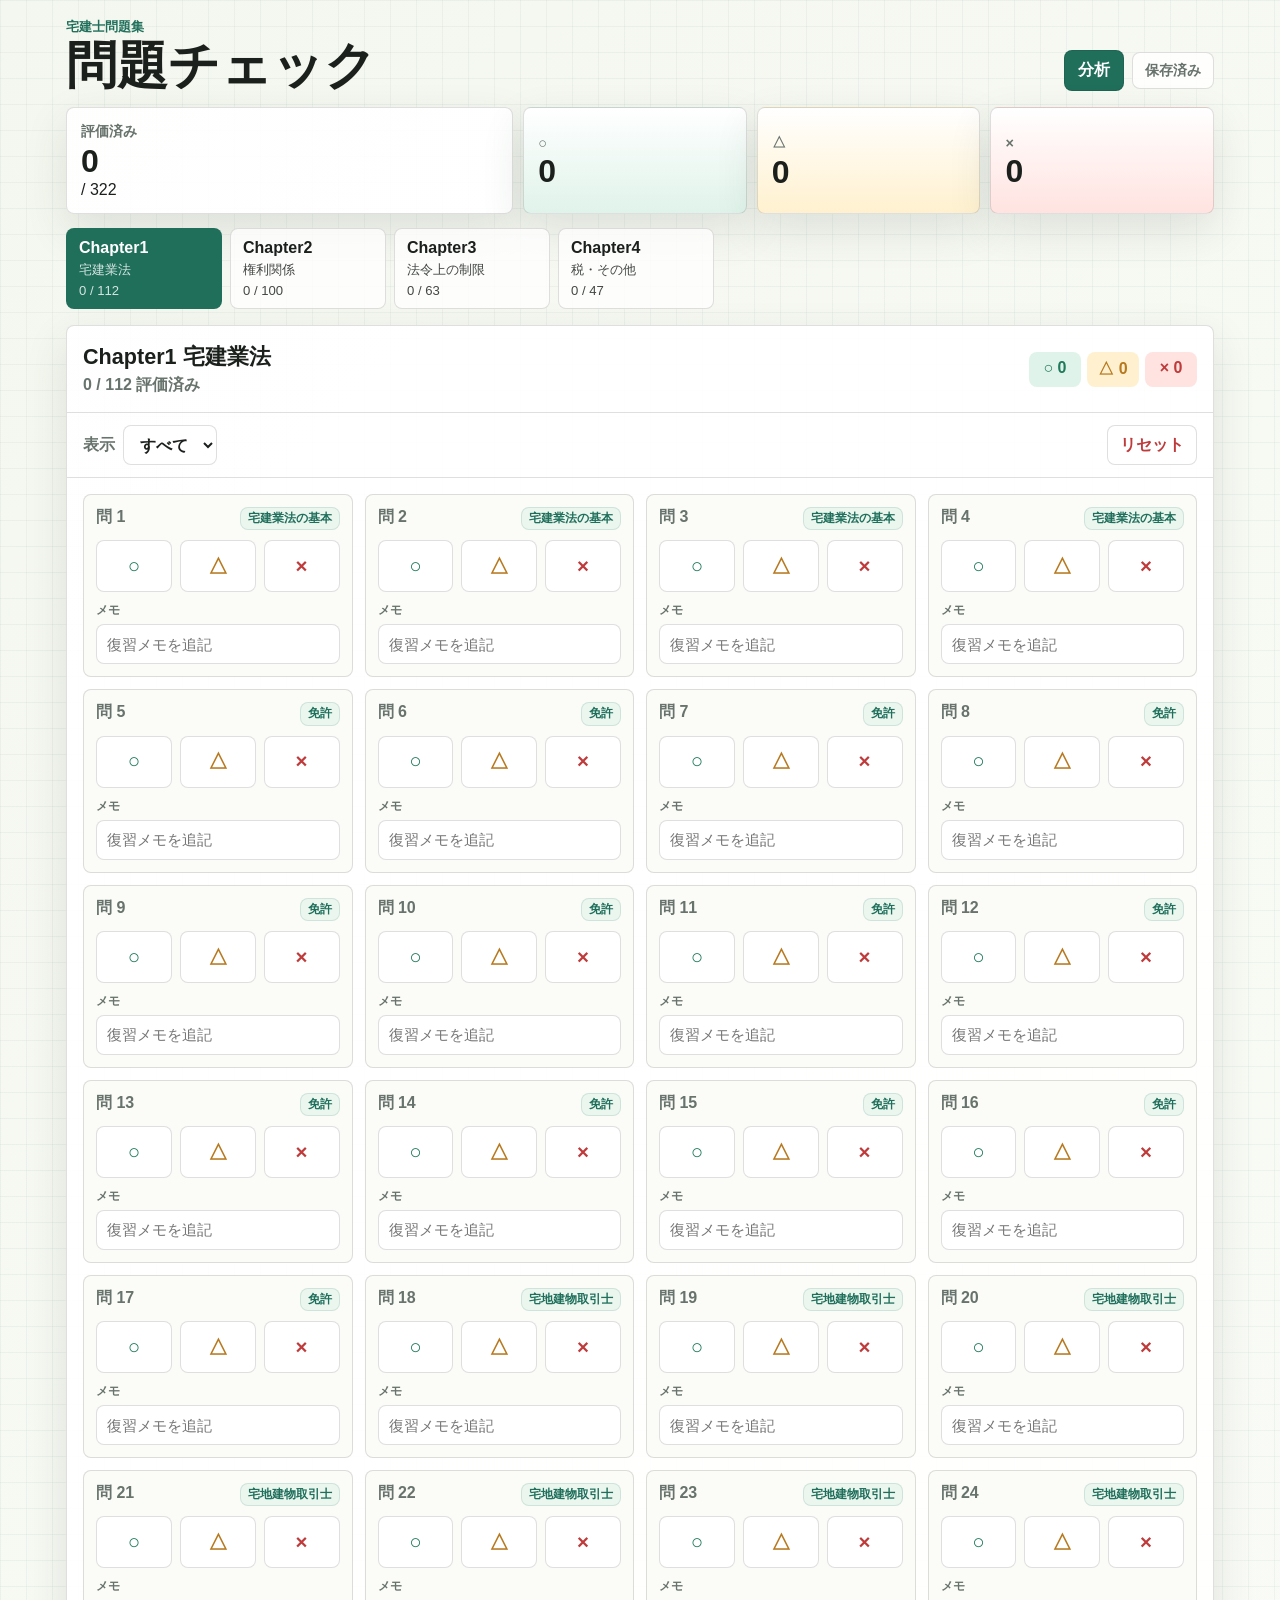
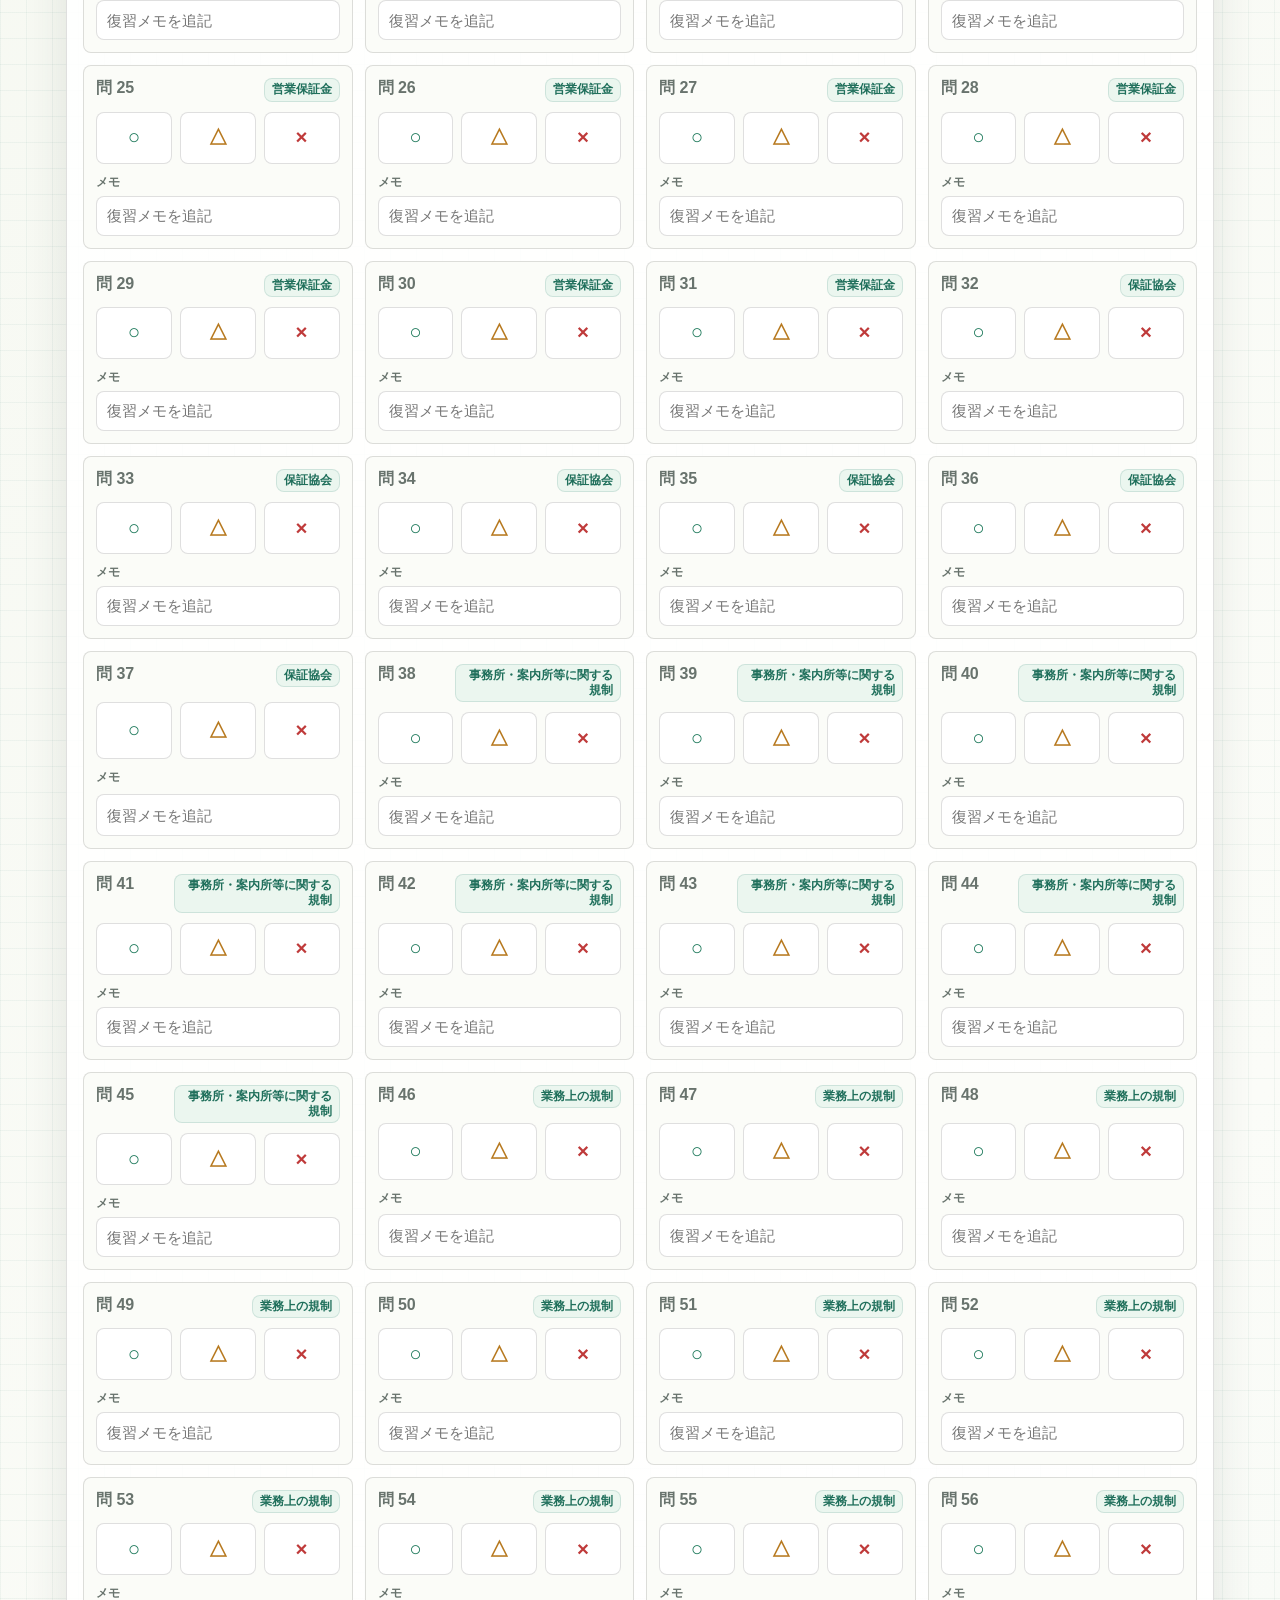
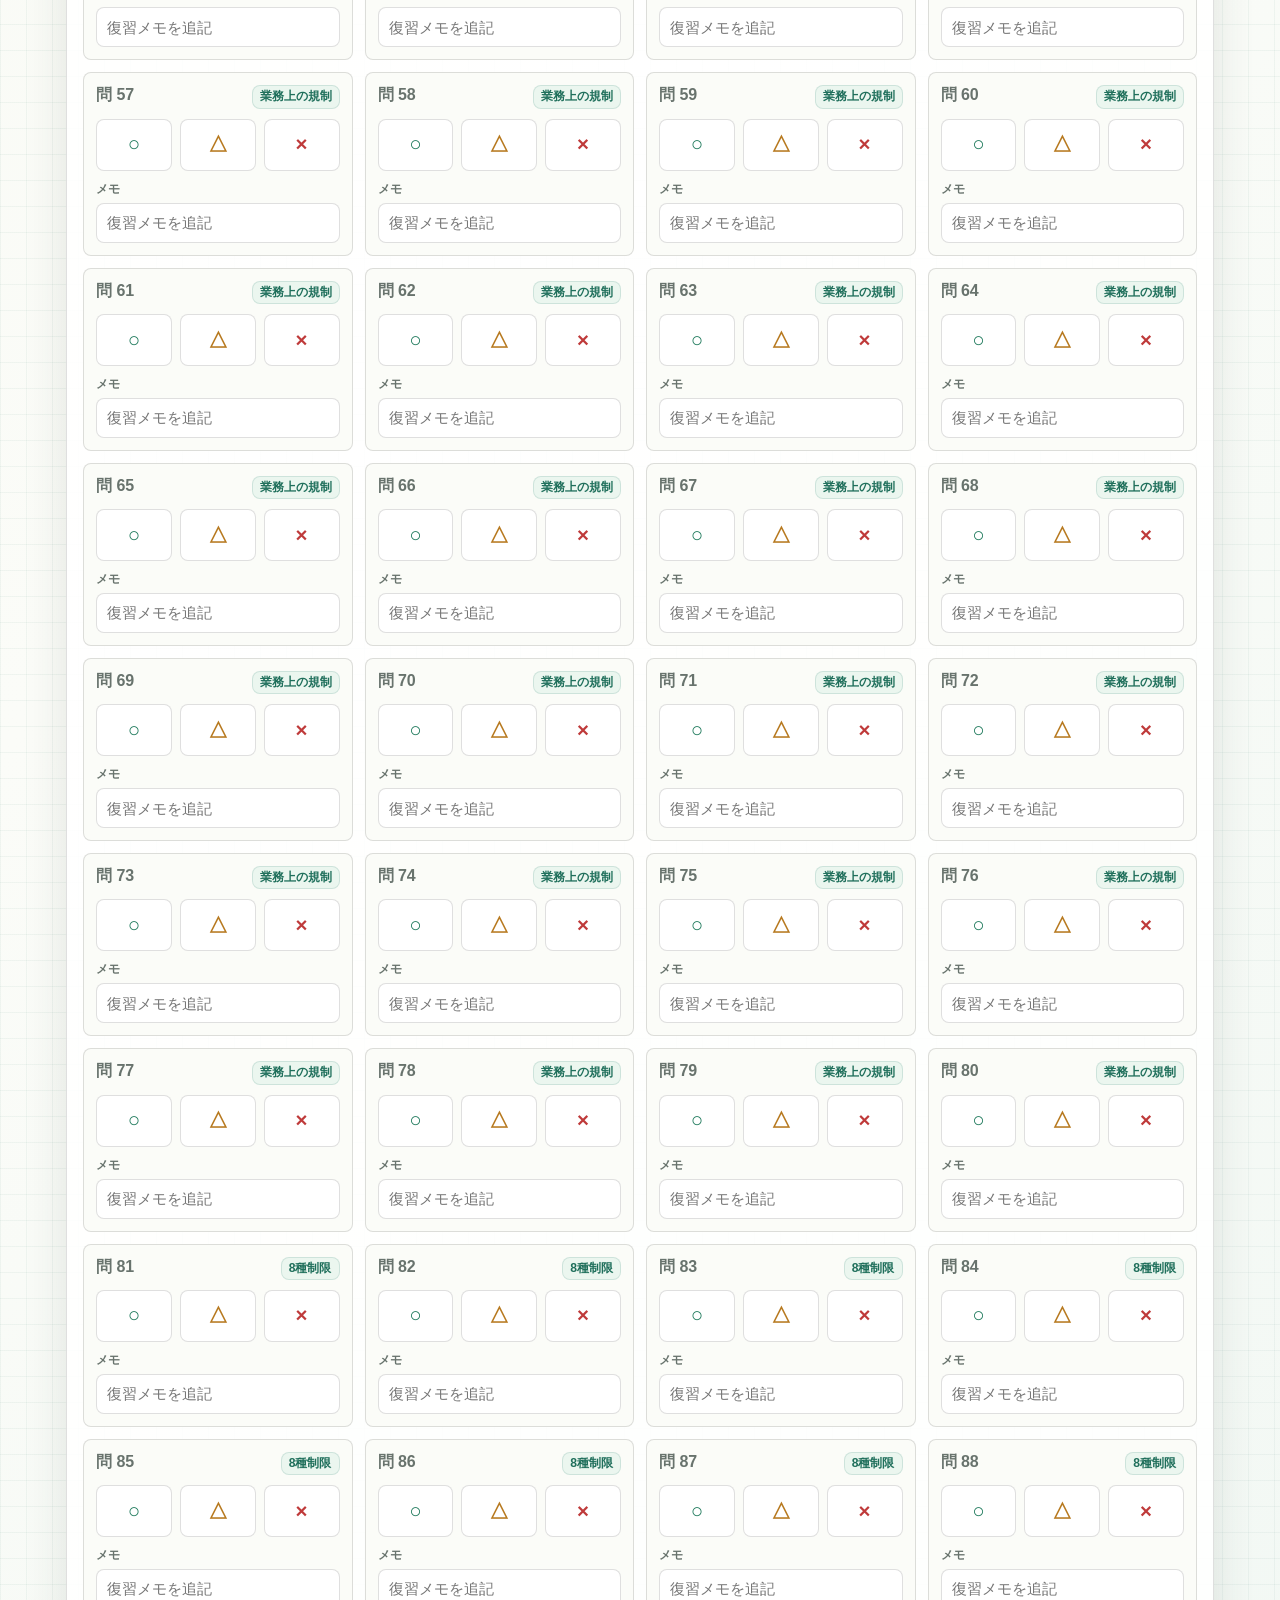
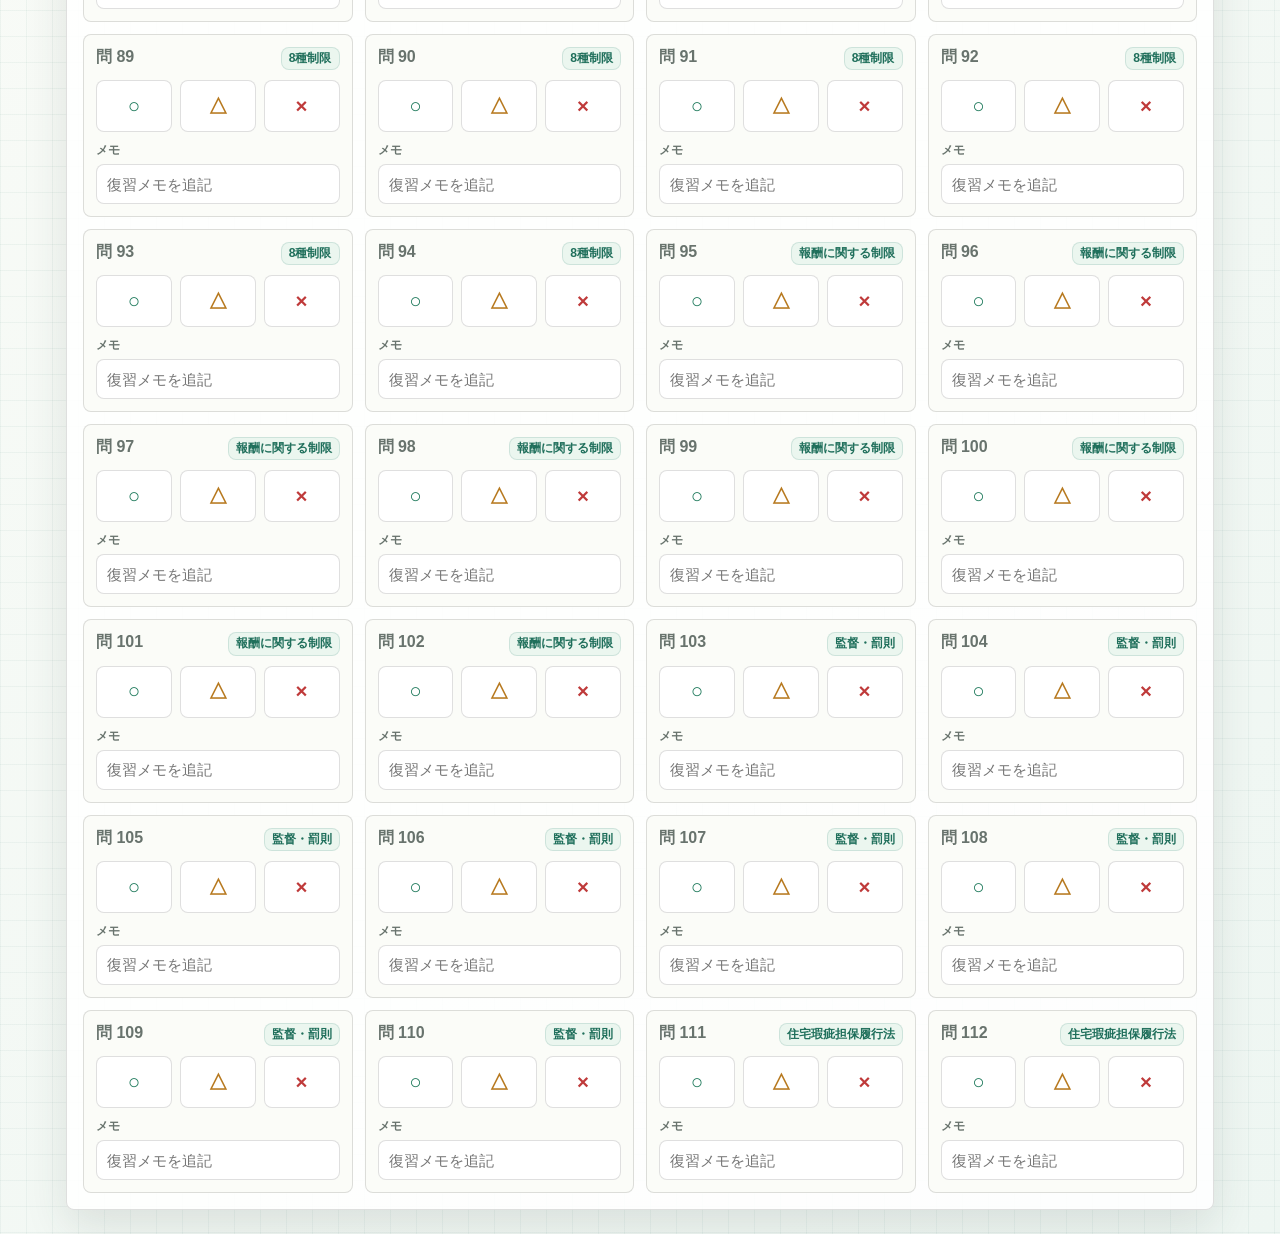
<file: index.html>
<!doctype html>
<html lang="ja">
  <head>
    <meta charset="utf-8">
    <meta name="viewport" content="width=device-width, initial-scale=1, viewport-fit=cover">
    <meta name="theme-color" content="#1f6f5b">
    <meta name="apple-mobile-web-app-capable" content="yes">
    <meta name="apple-mobile-web-app-title" content="宅建チェック">
    <meta name="apple-mobile-web-app-status-bar-style" content="default">
    <title>宅建士 問題チェック</title>
    <link rel="manifest" href="./manifest.webmanifest">
    <link rel="icon" href="./icons/icon.svg" type="image/svg+xml">
    <link rel="apple-touch-icon" href="./icons/apple-touch-icon.png">
    <link rel="stylesheet" href="./styles.css">
  </head>
  <body>
    <main class="app-shell">
      <header class="app-header">
        <div>
          <p class="eyebrow">宅建士問題集</p>
          <h1>問題チェック</h1>
        </div>
        <div class="header-actions">
          <a class="nav-button" href="./dashboard.html">分析</a>
          <div class="save-state" id="saveState" role="status" aria-live="polite">保存済み</div>
        </div>
      </header>

      <section class="summary" aria-label="全体の集計">
        <div class="summary-card">
          <span class="summary-label">評価済み</span>
          <strong id="ratedTotal">0</strong>
          <span id="totalCount">/ 332</span>
        </div>
        <div class="summary-card mark-good">
          <span class="summary-label">○</span>
          <strong id="goodTotal">0</strong>
        </div>
        <div class="summary-card mark-ok">
          <span class="summary-label">△</span>
          <strong id="okTotal">0</strong>
        </div>
        <div class="summary-card mark-bad">
          <span class="summary-label">×</span>
          <strong id="badTotal">0</strong>
        </div>
      </section>

      <nav class="chapter-tabs" id="chapterTabs" aria-label="章を選択"></nav>

      <section class="chapter-panel" aria-labelledby="chapterTitle">
        <div class="chapter-head">
          <div>
            <h2 id="chapterTitle">Chapter1</h2>
            <p id="chapterProgress">0 / 122 評価済み</p>
          </div>
          <div class="chapter-counts" id="chapterCounts"></div>
        </div>

        <div class="toolbar" aria-label="操作">
          <label class="filter">
            <span>表示</span>
            <select id="filterSelect">
              <option value="all">すべて</option>
              <option value="blank">未評価</option>
              <option value="good">○のみ</option>
              <option value="ok">△のみ</option>
              <option value="bad">×のみ</option>
            </select>
          </label>
          <button type="button" id="resetButton">リセット</button>
        </div>

        <div class="question-grid" id="questionGrid" aria-label="問題一覧"></div>
      </section>
    </main>

    <template id="questionTemplate">
      <article class="question-card">
        <div class="question-meta">
          <div class="question-number"></div>
          <div class="question-topic"></div>
        </div>
        <div class="rating-buttons" role="group">
          <button type="button" class="rate-button good" data-rating="good" aria-label="丸">○</button>
          <button type="button" class="rate-button ok" data-rating="ok" aria-label="三角">△</button>
          <button type="button" class="rate-button bad" data-rating="bad" aria-label="バツ">×</button>
        </div>
        <label class="note-field">
          <span>メモ</span>
          <input type="text" class="note-input" placeholder="復習メモを追記">
        </label>
      </article>
    </template>

    <script src="./app.js" defer></script>
  </body>
</html>
</file>
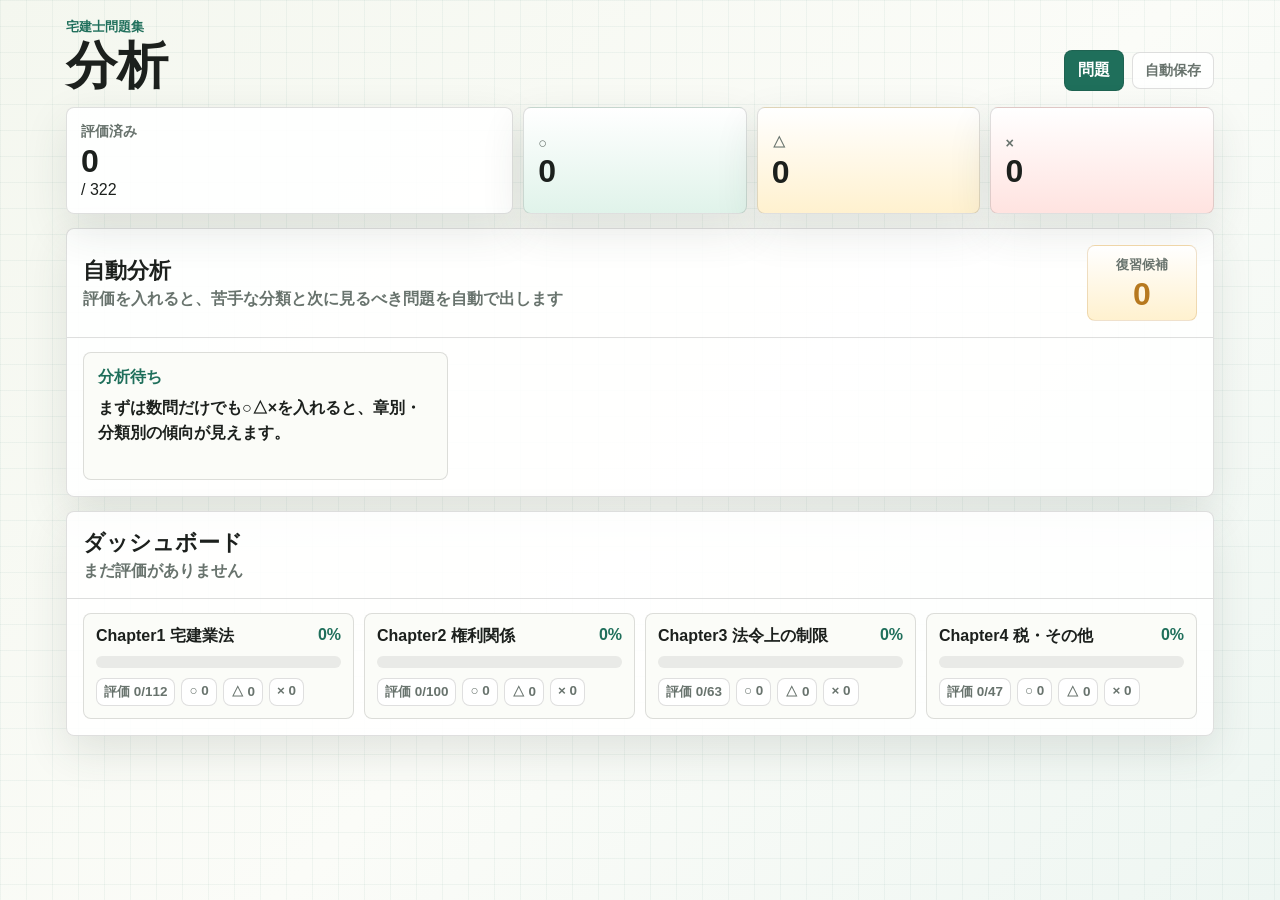
<file: dashboard.html>
<!doctype html>
<html lang="ja">
  <head>
    <meta charset="utf-8">
    <meta name="viewport" content="width=device-width, initial-scale=1, viewport-fit=cover">
    <meta name="theme-color" content="#1f6f5b">
    <meta name="apple-mobile-web-app-capable" content="yes">
    <meta name="apple-mobile-web-app-title" content="宅建チェック">
    <meta name="apple-mobile-web-app-status-bar-style" content="default">
    <title>宅建士 分析</title>
    <link rel="manifest" href="./manifest.webmanifest">
    <link rel="icon" href="./icons/icon.svg" type="image/svg+xml">
    <link rel="apple-touch-icon" href="./icons/apple-touch-icon.png">
    <link rel="stylesheet" href="./styles.css">
  </head>
  <body>
    <main class="app-shell">
      <header class="app-header">
        <div>
          <p class="eyebrow">宅建士問題集</p>
          <h1>分析</h1>
        </div>
        <div class="header-actions">
          <a class="nav-button" href="./index.html">問題</a>
          <div class="save-state">自動保存</div>
        </div>
      </header>

      <section class="summary" aria-label="全体の集計">
        <div class="summary-card">
          <span class="summary-label">評価済み</span>
          <strong id="ratedTotal">0</strong>
          <span id="totalCount">/ 332</span>
        </div>
        <div class="summary-card mark-good">
          <span class="summary-label">○</span>
          <strong id="goodTotal">0</strong>
        </div>
        <div class="summary-card mark-ok">
          <span class="summary-label">△</span>
          <strong id="okTotal">0</strong>
        </div>
        <div class="summary-card mark-bad">
          <span class="summary-label">×</span>
          <strong id="badTotal">0</strong>
        </div>
      </section>

      <section class="analysis-panel" aria-labelledby="analysisTitle">
        <div class="analysis-head">
          <div>
            <h2 id="analysisTitle">自動分析</h2>
            <p id="analysisLead">まだ評価がありません</p>
          </div>
          <div class="review-score">
            <span>復習候補</span>
            <strong id="reviewTotal">0</strong>
          </div>
        </div>
        <div class="analysis-grid" id="analysisGrid"></div>
      </section>

      <section class="dashboard" aria-labelledby="dashboardTitle">
        <div class="dashboard-head">
          <div>
            <h2 id="dashboardTitle">ダッシュボード</h2>
            <p id="dashboardLead">まだ評価がありません</p>
          </div>
        </div>
        <div class="dashboard-grid" id="dashboardGrid"></div>
        <div class="topic-insights" id="topicInsights" aria-label="分類別の復習候補"></div>
      </section>
    </main>

    <template id="dashboardTemplate">
      <article class="dashboard-card">
        <div class="dashboard-card-head">
          <strong class="dashboard-chapter"></strong>
          <span class="dashboard-progress"></span>
        </div>
        <div class="stack-bar" aria-hidden="true">
          <span class="bar-good"></span>
          <span class="bar-ok"></span>
          <span class="bar-bad"></span>
        </div>
        <div class="dashboard-counts"></div>
      </article>
    </template>

    <script src="./app.js" defer></script>
  </body>
</html>
</file>
<file: styles.css>
:root {
  color-scheme: light;
  font-family: -apple-system, BlinkMacSystemFont, "Segoe UI", sans-serif;
  --ink: #1c201d;
  --muted: #68736d;
  --line: rgba(28, 32, 29, 0.14);
  --surface: #fbfcf8;
  --surface-strong: #ffffff;
  --good: #1f7a5c;
  --good-soft: #e0f3ea;
  --ok: #b7791f;
  --ok-soft: #fff1cf;
  --bad: #bf3a3a;
  --bad-soft: #ffe3e0;
  --accent: #1f6f5b;
  --shadow: 0 16px 44px rgba(43, 60, 50, 0.12);
}

* {
  box-sizing: border-box;
}

html,
body {
  min-height: 100%;
}

body {
  margin: 0;
  background:
    linear-gradient(rgba(31, 111, 91, 0.05) 1px, transparent 1px),
    linear-gradient(90deg, rgba(31, 111, 91, 0.05) 1px, transparent 1px),
    linear-gradient(135deg, #f4f7ef 0%, #fbfcf8 54%, #eef6f2 100%);
  background-size: 26px 26px, 26px 26px, auto;
  color: var(--ink);
}

button,
input,
select {
  font: inherit;
}

button {
  -webkit-tap-highlight-color: transparent;
}

.app-shell {
  width: min(1180px, 100%);
  min-height: 100svh;
  margin: 0 auto;
  padding: max(18px, env(safe-area-inset-top)) 16px max(24px, env(safe-area-inset-bottom));
}

.app-header {
  display: flex;
  align-items: flex-end;
  justify-content: space-between;
  gap: 16px;
  margin-bottom: 16px;
}

.header-actions {
  display: flex;
  align-items: center;
  gap: 8px;
}

.nav-button {
  min-height: 40px;
  border: 1px solid var(--line);
  border-radius: 8px;
  background: var(--accent);
  color: #fff;
  padding: 9px 13px;
  font-weight: 900;
  text-decoration: none;
}

.eyebrow {
  margin: 0 0 4px;
  color: var(--accent);
  font-size: 0.84rem;
  font-weight: 800;
}

h1,
h2,
p {
  margin: 0;
}

h1 {
  font-size: clamp(1.9rem, 5vw, 3.2rem);
  line-height: 1;
  letter-spacing: 0;
}

h2 {
  font-size: 1.35rem;
  letter-spacing: 0;
}

.save-state {
  min-width: 82px;
  border: 1px solid var(--line);
  border-radius: 8px;
  background: rgba(255, 255, 255, 0.82);
  padding: 8px 10px;
  color: var(--muted);
  font-size: 0.9rem;
  font-weight: 800;
  text-align: center;
}

.save-state.is-active {
  color: var(--accent);
}

.summary {
  display: grid;
  grid-template-columns: minmax(180px, 1.4fr) repeat(3, minmax(110px, 0.7fr));
  gap: 10px;
  margin-bottom: 14px;
}

.summary-card,
.analysis-panel,
.dashboard,
.chapter-panel {
  border: 1px solid var(--line);
  border-radius: 8px;
  background: rgba(255, 255, 255, 0.88);
  box-shadow: var(--shadow);
}

.analysis-panel {
  overflow: hidden;
  margin: 4px 0 14px;
}

.analysis-head {
  display: flex;
  align-items: center;
  justify-content: space-between;
  gap: 14px;
  border-bottom: 1px solid var(--line);
  padding: 16px;
}

.analysis-head p {
  margin-top: 4px;
  color: var(--muted);
  font-weight: 700;
}

.analysis-grid {
  display: grid;
  grid-template-columns: repeat(3, minmax(0, 1fr));
  gap: 10px;
  padding: 14px 16px 16px;
}

.analysis-card {
  border: 1px solid var(--line);
  border-radius: 8px;
  background: var(--surface);
  padding: 14px;
  display: grid;
  align-content: start;
  gap: 8px;
  min-height: 128px;
}

.analysis-card strong {
  color: var(--accent);
}

.analysis-card p {
  color: var(--ink);
  font-weight: 700;
  line-height: 1.55;
}

.summary-card {
  min-height: 86px;
  padding: 14px;
  display: grid;
  align-content: center;
  gap: 4px;
}

.summary-label {
  color: var(--muted);
  font-size: 0.9rem;
  font-weight: 800;
}

.summary-card strong {
  font-size: 2rem;
  line-height: 1;
}

.mark-good {
  background: linear-gradient(180deg, #ffffff, var(--good-soft));
}

.mark-ok {
  background: linear-gradient(180deg, #ffffff, var(--ok-soft));
}

.mark-bad {
  background: linear-gradient(180deg, #ffffff, var(--bad-soft));
}

.chapter-tabs {
  display: flex;
  gap: 8px;
  overflow-x: auto;
  padding-bottom: 8px;
  margin-bottom: 8px;
}

.dashboard {
  overflow: hidden;
  margin: 4px 0 14px;
}

.dashboard-head {
  display: flex;
  align-items: center;
  justify-content: space-between;
  gap: 14px;
  border-bottom: 1px solid var(--line);
  padding: 16px;
}

.dashboard-head p {
  margin-top: 4px;
  color: var(--muted);
  font-weight: 700;
}

.review-score {
  min-width: 110px;
  border: 1px solid rgba(183, 121, 31, 0.22);
  border-radius: 8px;
  background: linear-gradient(180deg, #ffffff, var(--ok-soft));
  padding: 10px 12px;
  text-align: center;
}

.review-score span {
  display: block;
  color: var(--muted);
  font-size: 0.82rem;
  font-weight: 800;
}

.review-score strong {
  display: block;
  margin-top: 4px;
  color: var(--ok);
  font-size: 2rem;
  line-height: 1;
}

.dashboard-grid {
  display: grid;
  grid-template-columns: repeat(4, minmax(0, 1fr));
  gap: 10px;
  padding: 14px 16px 16px;
}

.topic-insights {
  border-top: 1px solid var(--line);
  padding: 14px 16px 16px;
}

.topic-insights:empty {
  display: none;
}

.topic-insights-head {
  display: flex;
  align-items: baseline;
  justify-content: space-between;
  gap: 10px;
  margin-bottom: 10px;
}

.topic-insights-head span {
  color: var(--muted);
  font-size: 0.84rem;
  font-weight: 800;
}

.topic-chip-list {
  display: flex;
  flex-wrap: wrap;
  gap: 8px;
}

.topic-chip {
  border: 1px solid var(--line);
  border-radius: 8px;
  background: #fff;
  padding: 8px 10px;
  display: grid;
  gap: 3px;
}

.topic-chip strong {
  font-size: 0.92rem;
}

.topic-chip small {
  color: var(--muted);
  font-weight: 800;
}

.dashboard-card {
  border: 1px solid var(--line);
  border-radius: 8px;
  background: var(--surface);
  padding: 12px;
  display: grid;
  gap: 10px;
}

.dashboard-card-head {
  display: flex;
  align-items: flex-start;
  justify-content: space-between;
  gap: 8px;
}

.dashboard-card-head strong {
  line-height: 1.25;
}

.dashboard-progress {
  color: var(--accent);
  font-weight: 900;
  white-space: nowrap;
}

.stack-bar {
  overflow: hidden;
  height: 12px;
  border-radius: 999px;
  background: rgba(28, 32, 29, 0.08);
  display: flex;
}

.stack-bar span {
  display: block;
  min-width: 0;
}

.bar-good {
  background: var(--good);
}

.bar-ok {
  background: var(--ok);
}

.bar-bad {
  background: var(--bad);
}

.dashboard-counts {
  display: flex;
  flex-wrap: wrap;
  gap: 6px;
  color: var(--muted);
  font-size: 0.84rem;
  font-weight: 800;
}

.dashboard-counts span {
  border: 1px solid var(--line);
  border-radius: 8px;
  background: #fff;
  padding: 4px 7px;
}

.chapter-tab {
  flex: 0 0 auto;
  min-width: 156px;
  border: 1px solid var(--line);
  border-radius: 8px;
  background: rgba(255, 255, 255, 0.78);
  color: var(--ink);
  padding: 10px 12px;
  cursor: pointer;
  text-align: left;
}

.chapter-tab.is-active {
  border-color: rgba(31, 111, 91, 0.55);
  background: #1f6f5b;
  color: white;
}

.chapter-tab strong,
.chapter-tab span {
  display: block;
}

.chapter-tab span {
  margin-top: 4px;
  font-size: 0.82rem;
  opacity: 0.82;
}

.chapter-panel {
  overflow: hidden;
}

.chapter-head {
  display: flex;
  align-items: center;
  justify-content: space-between;
  gap: 14px;
  border-bottom: 1px solid var(--line);
  padding: 16px;
}

.chapter-head p {
  margin-top: 4px;
  color: var(--muted);
  font-weight: 700;
}

.chapter-counts {
  display: flex;
  flex-wrap: wrap;
  justify-content: flex-end;
  gap: 6px;
}

.count-pill {
  min-width: 52px;
  border-radius: 8px;
  padding: 7px 9px;
  font-weight: 900;
  text-align: center;
}

.count-pill.good {
  background: var(--good-soft);
  color: var(--good);
}

.count-pill.ok {
  background: var(--ok-soft);
  color: var(--ok);
}

.count-pill.bad {
  background: var(--bad-soft);
  color: var(--bad);
}

.toolbar {
  display: flex;
  align-items: center;
  justify-content: space-between;
  gap: 8px;
  border-bottom: 1px solid var(--line);
  padding: 12px 16px;
}

.filter {
  display: flex;
  align-items: center;
  gap: 8px;
  color: var(--muted);
  font-weight: 800;
  white-space: nowrap;
}

select,
.note-input,
.toolbar button {
  min-height: 40px;
  border: 1px solid var(--line);
  border-radius: 8px;
  background: var(--surface-strong);
  color: var(--ink);
  padding: 0 12px;
}

.toolbar button {
  cursor: pointer;
  font-weight: 800;
}

#resetButton {
  color: var(--bad);
}

.question-grid {
  display: grid;
  grid-template-columns: repeat(auto-fill, minmax(230px, 1fr));
  gap: 12px;
  padding: 16px;
}

.question-card {
  border: 1px solid var(--line);
  border-radius: 8px;
  background: var(--surface);
  min-height: 132px;
  padding: 12px;
  display: grid;
  gap: 10px;
}

.question-card.is-hidden {
  display: none;
}

.question-meta {
  display: flex;
  align-items: flex-start;
  justify-content: space-between;
  gap: 8px;
}

.question-number {
  color: var(--muted);
  font-weight: 900;
  font-variant-numeric: tabular-nums;
}

.question-topic {
  max-width: 68%;
  border: 1px solid rgba(31, 111, 91, 0.14);
  border-radius: 8px;
  background: rgba(224, 243, 234, 0.62);
  color: var(--accent);
  padding: 3px 7px;
  font-size: 0.76rem;
  font-weight: 900;
  line-height: 1.25;
  text-align: right;
}

.rating-buttons {
  display: grid;
  grid-template-columns: repeat(3, minmax(0, 1fr));
  gap: 8px;
}

.rate-button {
  min-height: 52px;
  border: 1px solid var(--line);
  border-radius: 8px;
  background: #ffffff;
  cursor: pointer;
  font-size: 1.28rem;
  font-weight: 900;
  line-height: 1;
}

.note-field {
  display: grid;
  gap: 5px;
}

.note-field span {
  color: var(--muted);
  font-size: 0.78rem;
  font-weight: 800;
}

.note-input {
  width: 100%;
  min-width: 0;
  padding: 0 10px;
  font-size: 0.95rem;
}

.rate-button.good {
  color: var(--good);
}

.rate-button.ok {
  color: var(--ok);
}

.rate-button.bad {
  color: var(--bad);
}

.rate-button.is-selected.good {
  border-color: rgba(31, 122, 92, 0.55);
  background: var(--good);
  color: white;
}

.rate-button.is-selected.ok {
  border-color: rgba(183, 121, 31, 0.55);
  background: var(--ok);
  color: white;
}

.rate-button.is-selected.bad {
  border-color: rgba(191, 58, 58, 0.55);
  background: var(--bad);
  color: white;
}

.rate-button:focus-visible,
.chapter-tab:focus-visible,
.toolbar button:focus-visible,
.note-input:focus-visible,
select:focus-visible {
  outline: 3px solid rgba(31, 111, 91, 0.25);
  outline-offset: 2px;
}

@media (max-width: 720px) {
  .summary {
    grid-template-columns: repeat(2, minmax(0, 1fr));
  }

  .app-header,
  .analysis-head,
  .dashboard-head,
  .chapter-head,
  .toolbar {
    align-items: stretch;
    flex-direction: column;
  }

  .save-state {
    align-self: flex-start;
  }

  .header-actions {
    align-self: stretch;
    justify-content: space-between;
  }

  .chapter-counts {
    justify-content: flex-start;
  }

  .toolbar {
    gap: 10px;
  }

  .filter,
  select,
  .toolbar button {
    width: 100%;
  }

  .question-grid {
    grid-template-columns: repeat(2, minmax(0, 1fr));
    padding: 12px;
  }

  .dashboard-grid {
    grid-template-columns: 1fr;
  }

  .analysis-grid {
    grid-template-columns: 1fr;
  }
}

@media (min-width: 768px) and (max-width: 1180px) {
  .app-shell {
    padding-left: 22px;
    padding-right: 22px;
  }

  .question-grid {
    grid-template-columns: repeat(3, minmax(0, 1fr));
  }

  .dashboard-grid {
    grid-template-columns: repeat(2, minmax(0, 1fr));
  }

  .analysis-grid {
    grid-template-columns: 1fr;
  }
}

@media (max-width: 390px) {
  .question-grid {
    grid-template-columns: 1fr;
  }
}
</file>
